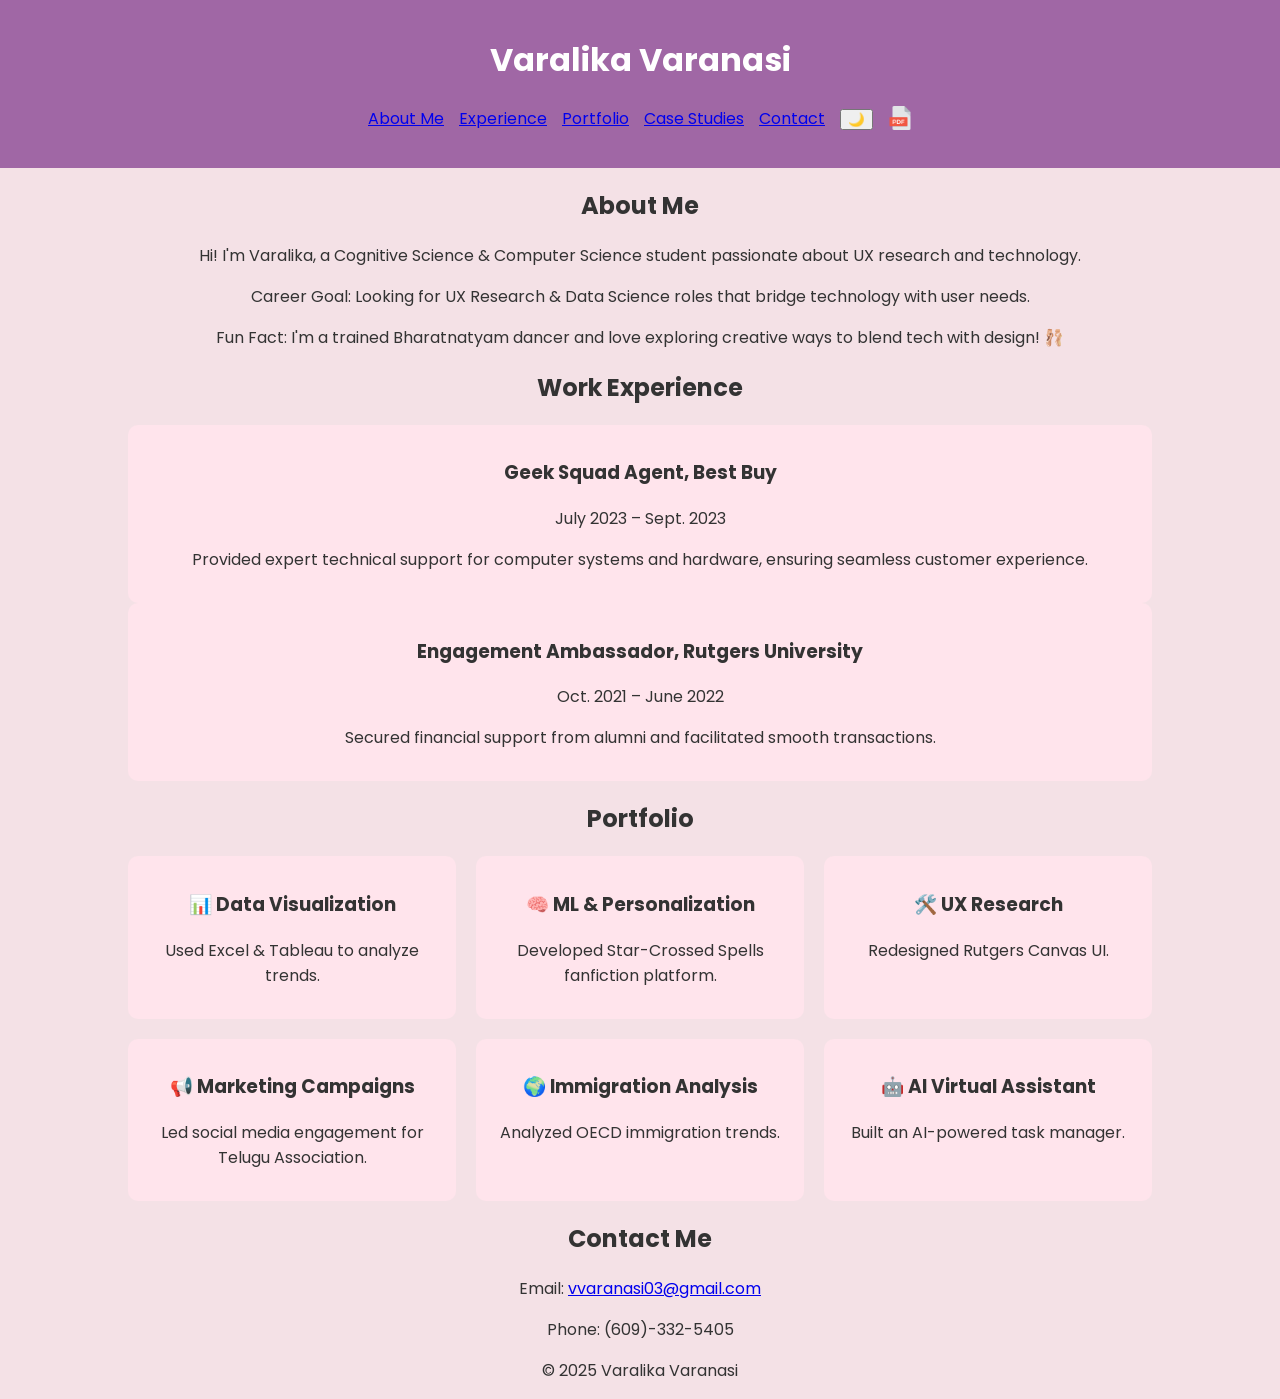
<file: index.html>
<!DOCTYPE html>
<html lang="en">
<head>
    <meta charset="UTF-8">
    <meta name="viewport" content="width=device-width, initial-scale=1.0">
    <title>Varalika Varanasi - Portfolio</title>
    <link rel="stylesheet" href="style.css">
    <script defer src="script.js"></script>
    <link rel="preconnect" href="https://fonts.googleapis.com">
    <link href="https://fonts.googleapis.com/css2?family=Poppins:wght@300;400;600&display=swap" rel="stylesheet">
</head>
<body>
    <header>
        <h1>Varalika Varanasi</h1>
        <nav>
            <ul>
                <li><a href="#about">About Me</a></li>
                <li><a href="#experience">Experience</a></li>
                <li><a href="#portfolio">Portfolio</a></li>
                <li><a href="#case-studies">Case Studies</a></li>
                <li><a href="#contact">Contact</a></li>
                <li><button id="dark-mode-toggle">🌙</button></li>
                <li><img id="resume-icon" src="pdf-icon.png" alt="Resume" title="View Resume"></li>
            </ul>
        </nav>
    </header>

    <section id="about">
        <div class="container">
            <h2>About Me</h2>
            <p>Hi! I'm Varalika, a Cognitive Science & Computer Science student passionate about UX research and technology.</p>
            <p>Career Goal: Looking for UX Research & Data Science roles that bridge technology with user needs.</p>
            <p>Fun Fact: I'm a trained Bharatnatyam dancer and love exploring creative ways to blend tech with design! 🩰</p>
        </div>
    </section>

    <section id="experience">
        <div class="container">
            <h2>Work Experience</h2>
            <div class="experience-item">
                <h3>Geek Squad Agent, Best Buy</h3>
                <p>July 2023 – Sept. 2023</p>
                <p>Provided expert technical support for computer systems and hardware, ensuring seamless customer experience.</p>
            </div>
            <div class="experience-item">
                <h3>Engagement Ambassador, Rutgers University</h3>
                <p>Oct. 2021 – June 2022</p>
                <p>Secured financial support from alumni and facilitated smooth transactions.</p>
            </div>
        </div>
    </section>

    <section id="portfolio">
        <div class="container">
            <h2>Portfolio</h2>
            <div class="grid">
                <div class="project"><h3>📊 Data Visualization</h3><p>Used Excel & Tableau to analyze trends.</p></div>
                <div class="project"><h3>🧠 ML & Personalization</h3><p>Developed Star-Crossed Spells fanfiction platform.</p></div>
                <div class="project"><h3>🛠️ UX Research</h3><p>Redesigned Rutgers Canvas UI.</p></div>
                <div class="project"><h3>📢 Marketing Campaigns</h3><p>Led social media engagement for Telugu Association.</p></div>
                <div class="project"><h3>🌍 Immigration Analysis</h3><p>Analyzed OECD immigration trends.</p></div>
                <div class="project"><h3>🤖 AI Virtual Assistant</h3><p>Built an AI-powered task manager.</p></div>
            </div>
        </div>
    </section>

    <section id="contact">
        <div class="container">
            <h2>Contact Me</h2>
            <p>Email: <a href="mailto:vvaranasi03@gmail.com">vvaranasi03@gmail.com</a></p>
            <p>Phone: (609)-332-5405</p>
        </div>
    </section>

    <footer>
        <p>© 2025 Varalika Varanasi</p>
    </footer>

    <div id="resume-modal" class="modal">
        <div class="modal-content">
            <span class="close">&times;</span>
            <iframe src="Varalika_Varanasi_Resume.pdf" width="100%" height="500px"></iframe>
        </div>
    </div>
</body>
</html>
</file>
<file: style.css>
body {
    font-family: 'Poppins', sans-serif;
    background-color: #f4e1e6;
    color: #333;
    margin: 0;
    padding: 0;
    transition: background 0.3s, color 0.3s;
    text-align: center;
}

.container {
    width: 80%;
    margin: 0 auto;
}

header {
    background: #a067a5;
    padding: 15px;
    text-align: center;
    color: white;
}

nav ul {
    list-style: none;
    padding: 0;
    display: flex;
    justify-content: center;
    gap: 15px;
}

.grid {
    display: grid;
    grid-template-columns: repeat(auto-fit, minmax(250px, 1fr));
    gap: 20px;
    margin-top: 20px;
}

.project, .experience-item {
    background: #ffe4ec;
    padding: 15px;
    border-radius: 10px;
    transition: transform 0.3s ease-in-out;
}

.project:hover {
    transform: scale(1.05);
}

img#resume-icon {
    width: 24px;
    height: 24px;
    cursor: pointer;
}

.modal {
    display: none;
    position: fixed;
    top: 0;
    left: 0;
    width: 100%;
    height: 100%;
    background: rgba(0, 0, 0, 0.8);
}

.modal-content {
    background: white;
    padding: 20px;
    width: 60%;
    margin: 10% auto;
}

.close {
    cursor: pointer;
    float: right;
    font-size: 24px;
}
</file>
